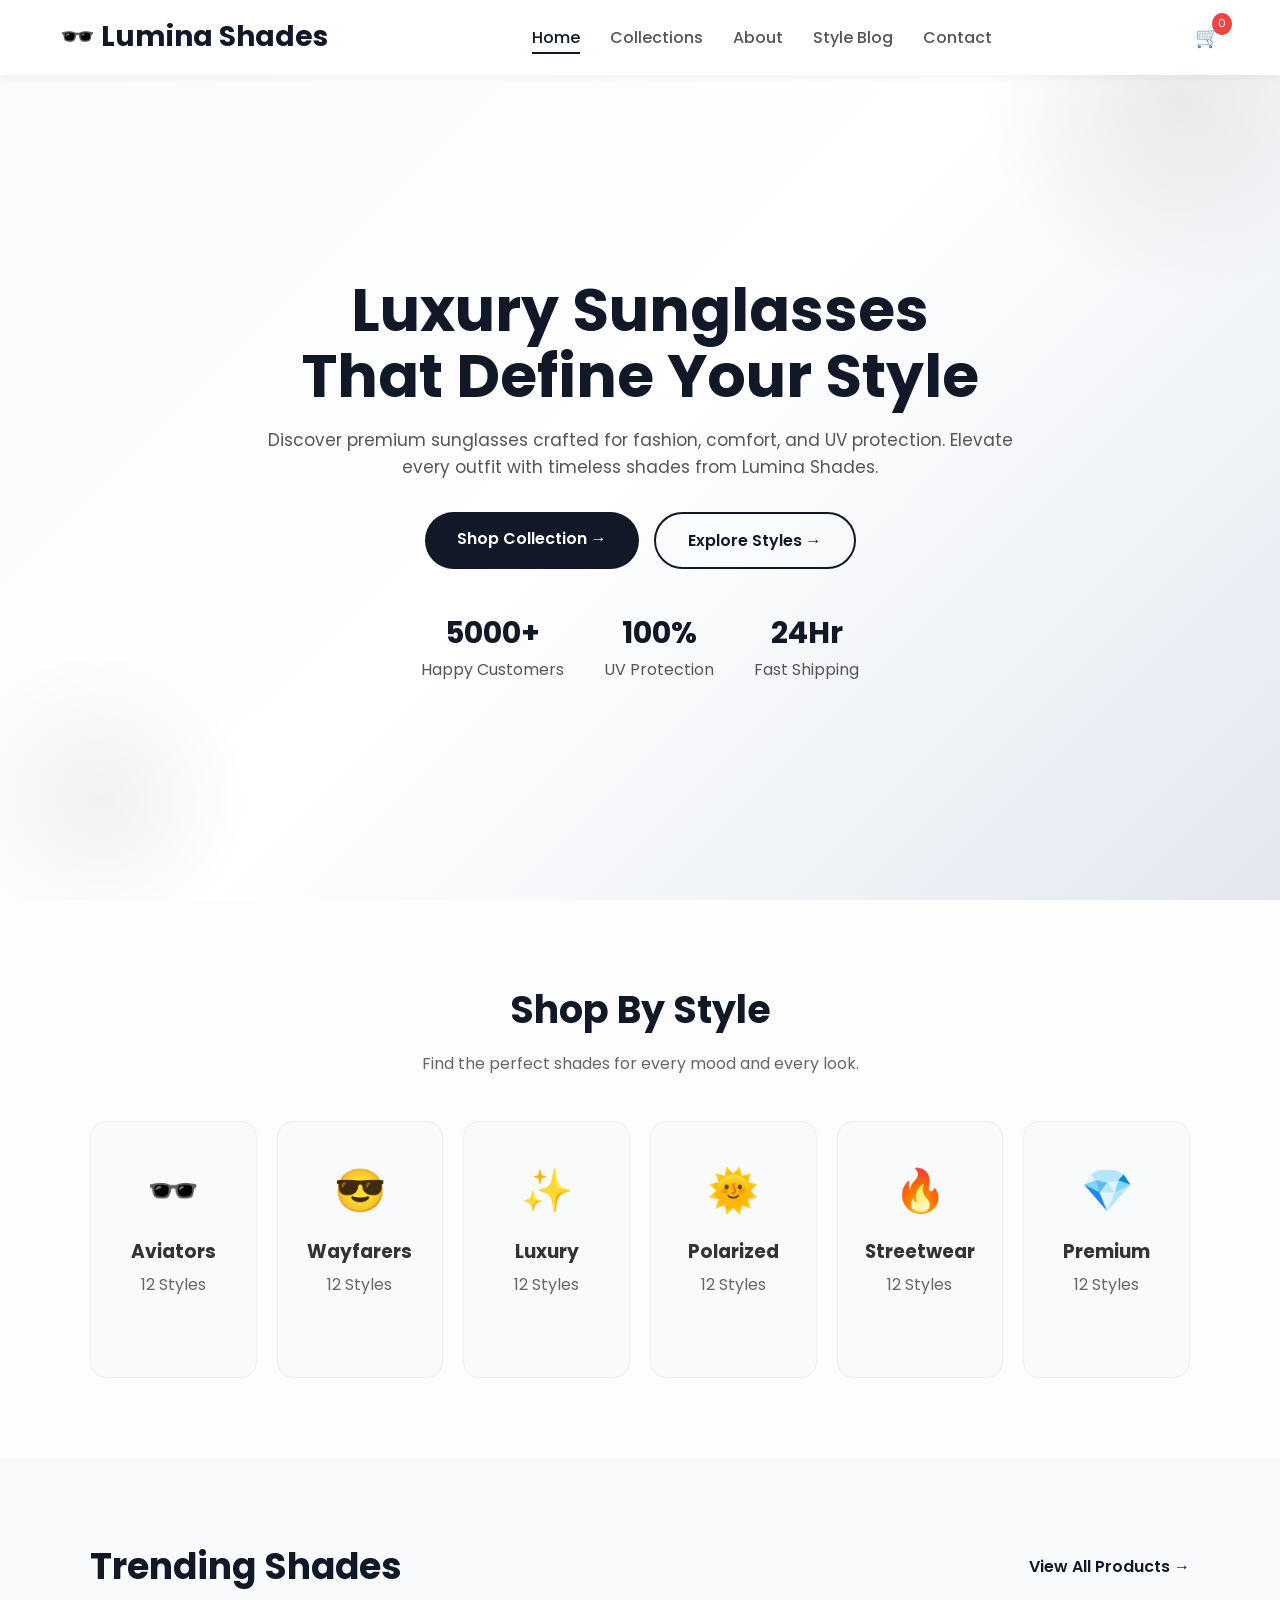
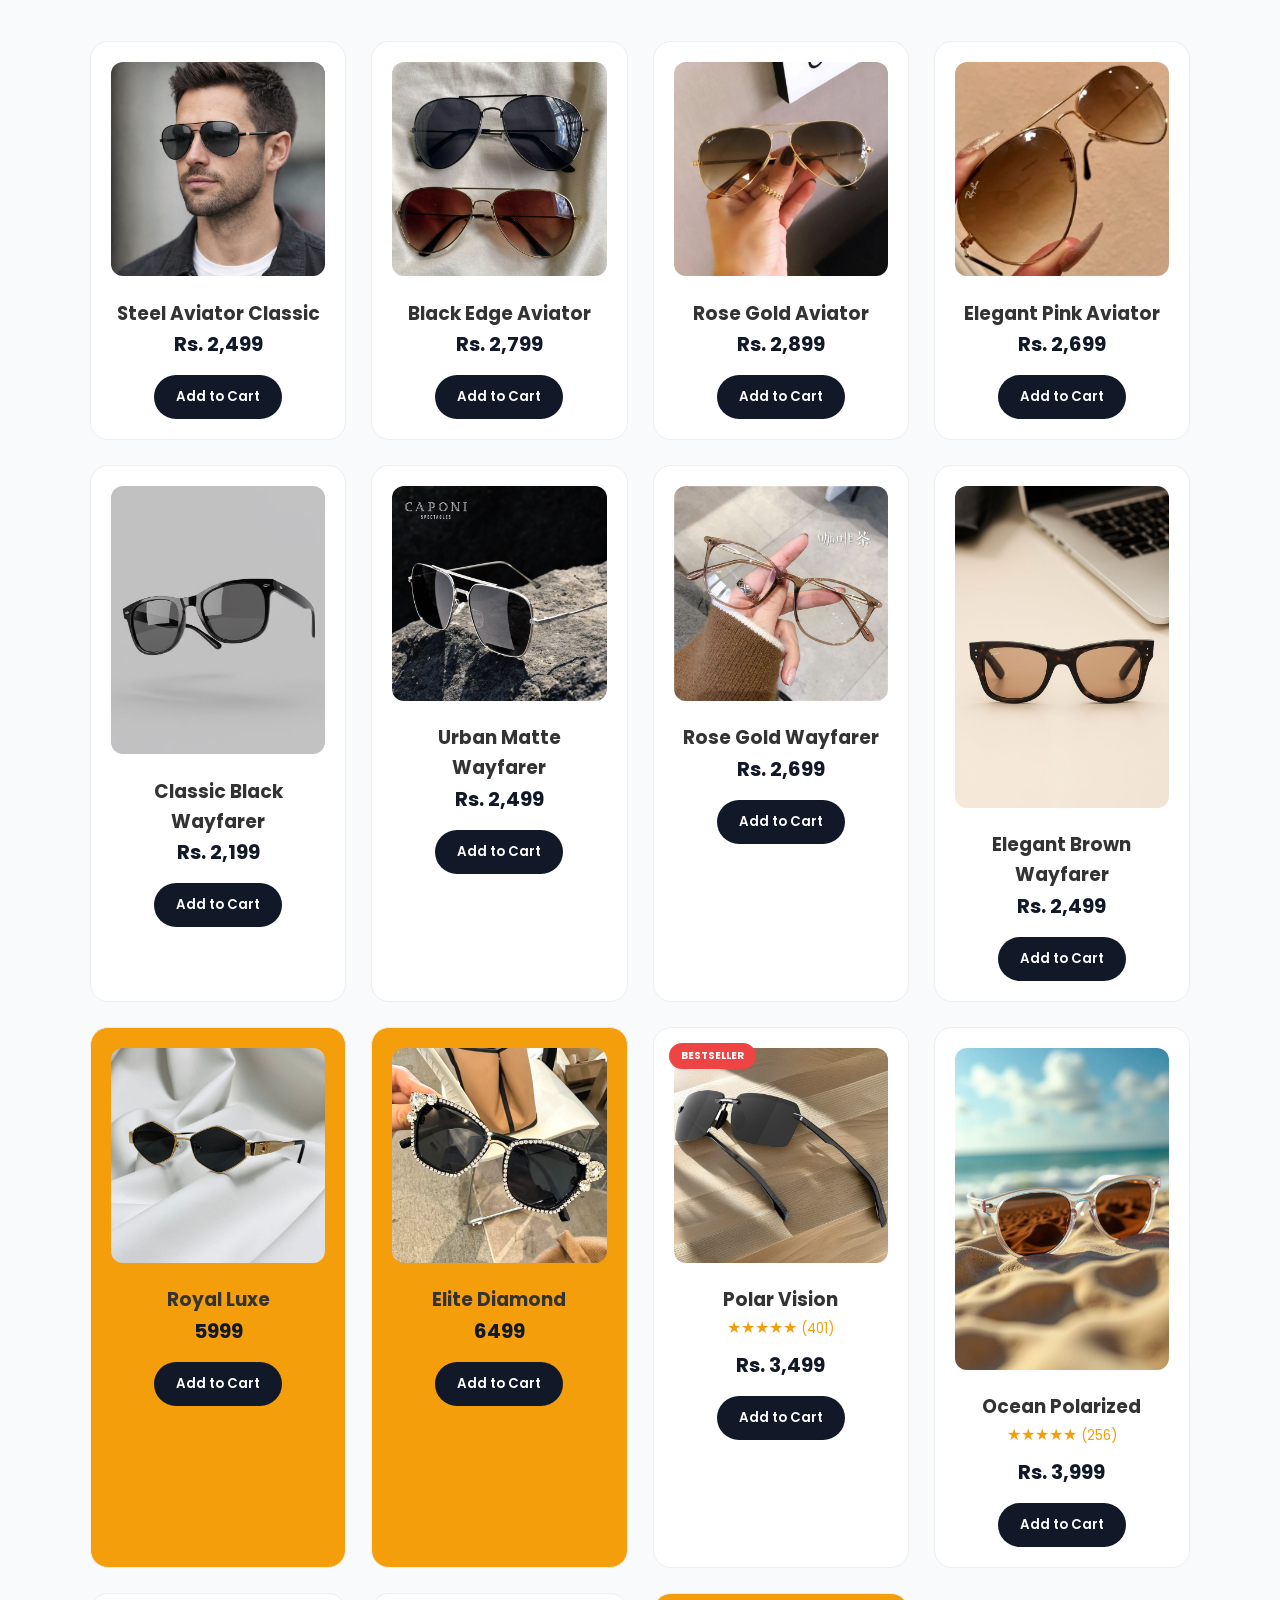
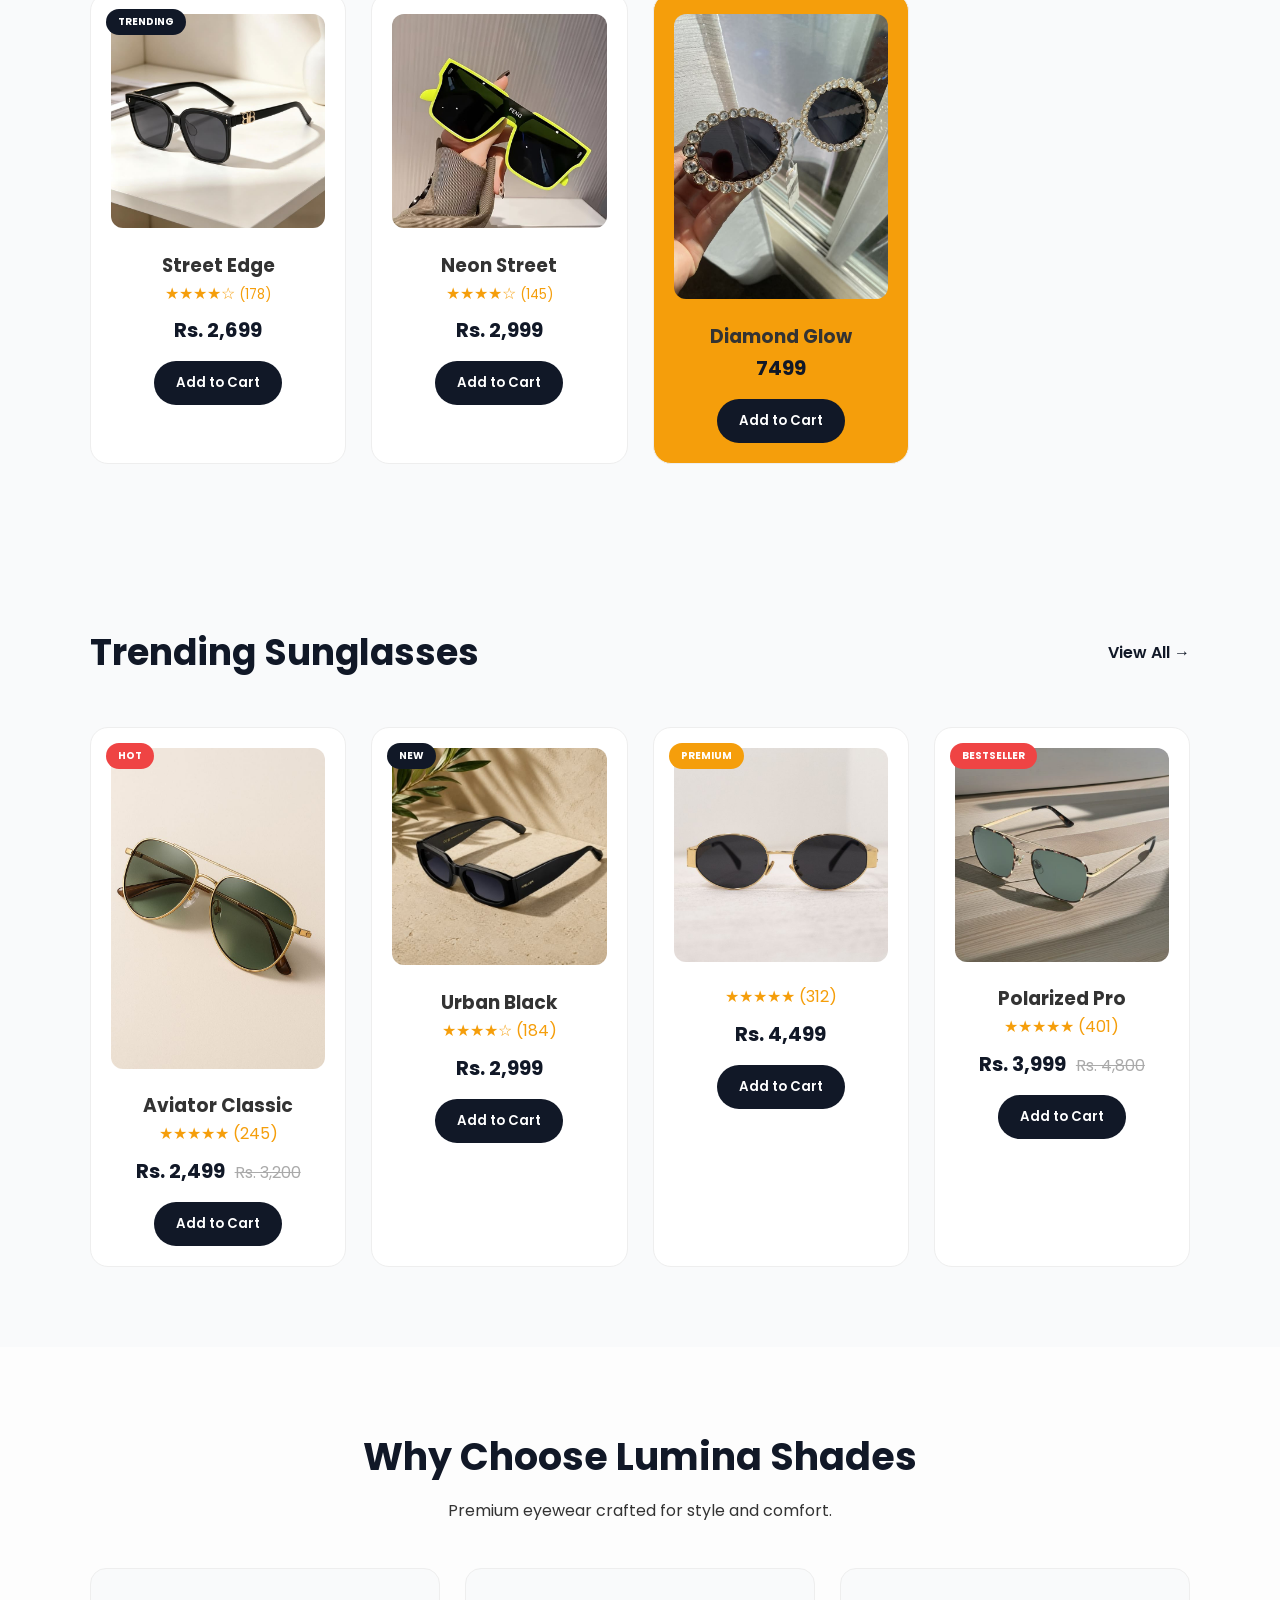
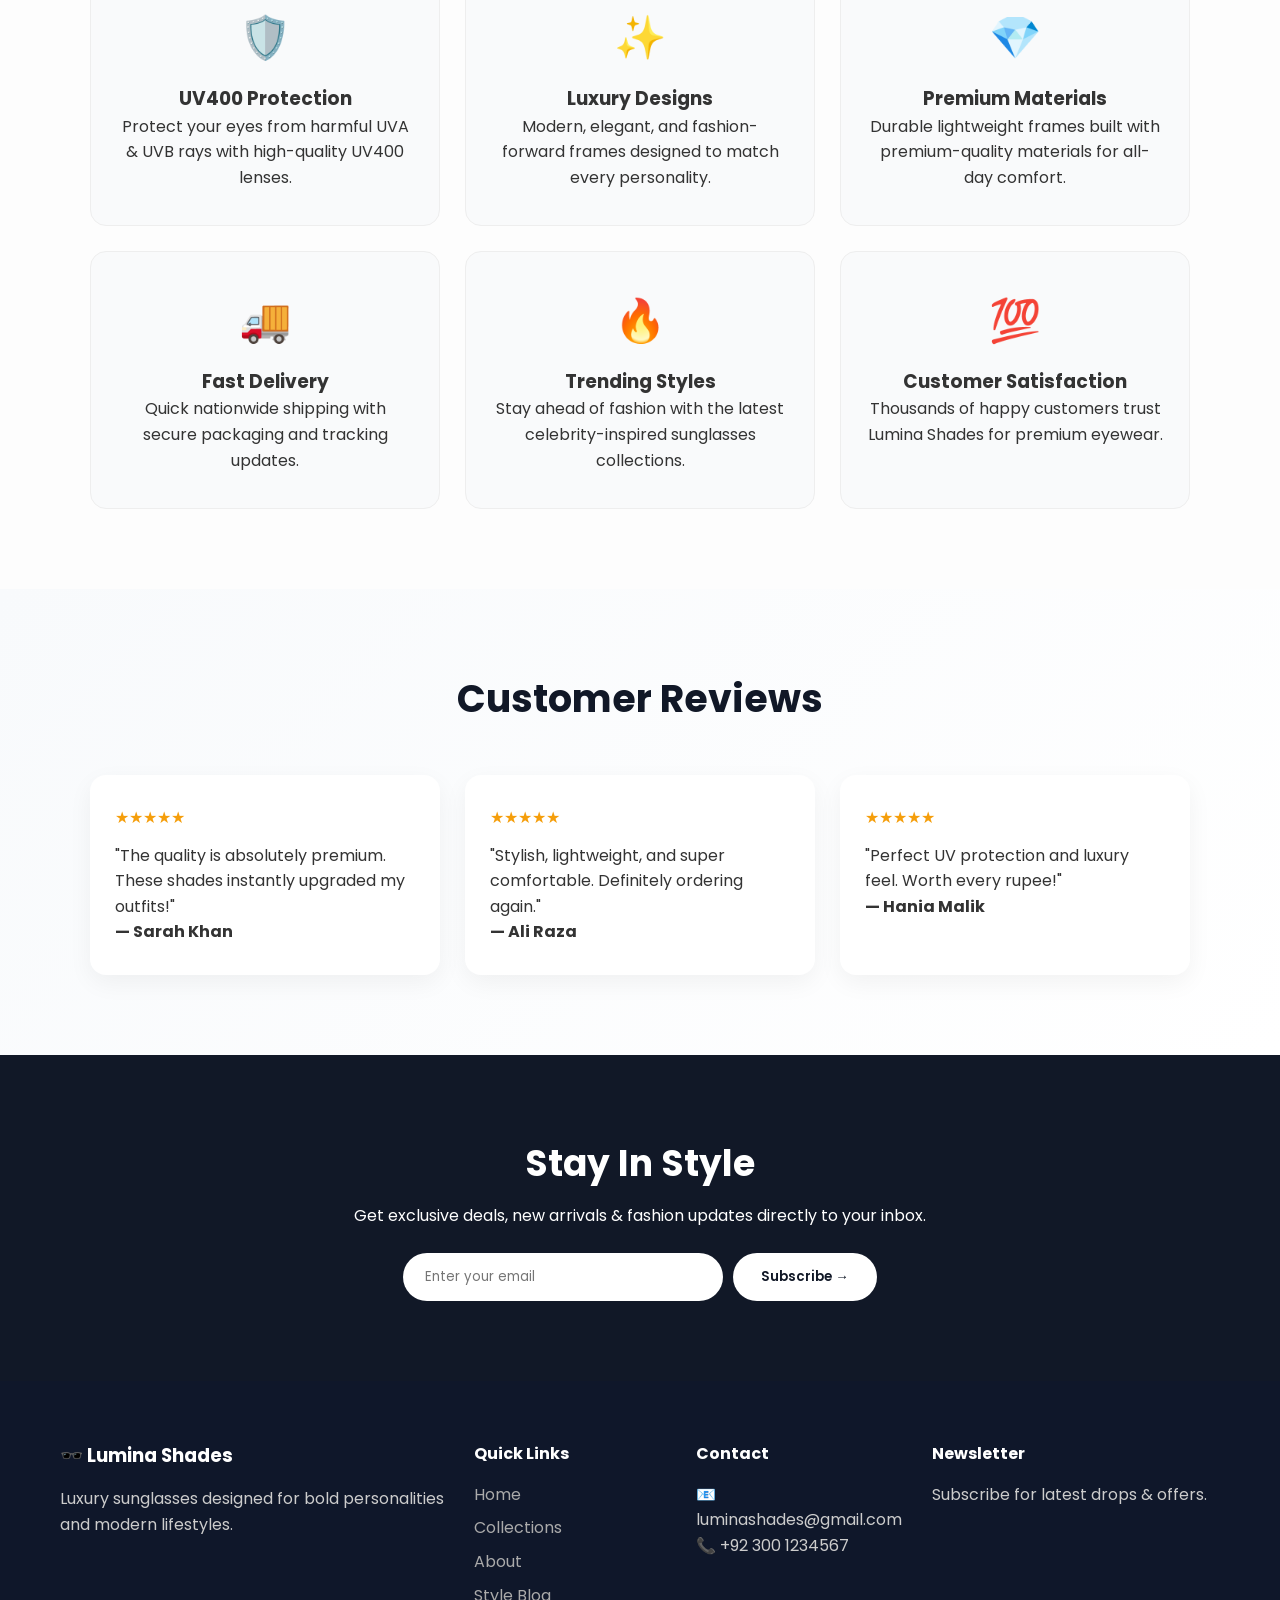
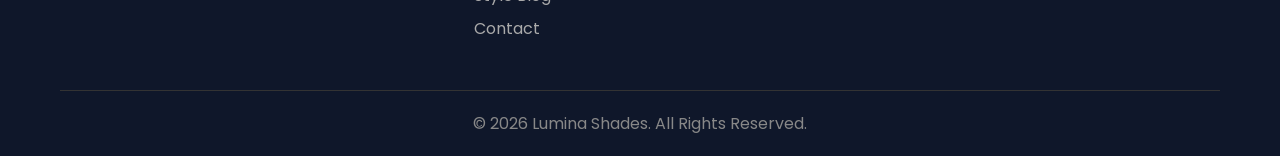
<file: index.html>
<!DOCTYPE html>
<html lang="en">
<head>
<meta charset="UTF-8">
<meta name="viewport" content="width=device-width, initial-scale=1.0">
<title>Lumina Shades - Premium Sunglasses Collection</title>

<link href="https://fonts.googleapis.com/css2?family=Poppins:wght@300;400;500;600;700&display=swap" rel="stylesheet">

<style>

*{
  margin:0;
  padding:0;
  box-sizing:border-box;
  font-family:'Poppins',sans-serif;
}

html{
  scroll-behavior:smooth;
}

body{
  background:#fdfdfd;
  color:#333;
  overflow-x:hidden;
  line-height:1.6;
}

/* ================= NAVBAR ================= */

.navbar{
  position:fixed;
  top:0;
  width:100%;
  z-index:1000;
  display:flex;
  justify-content:space-between;
  align-items:center;
  padding:15px 60px;
  background:rgba(255,255,255,0.95);
  backdrop-filter:blur(10px);
  box-shadow:0 2px 10px rgba(0,0,0,0.05);
}

.logo{
  font-size:28px;
  font-weight:700;
  color:#111827;
  cursor:pointer;
}

.nav-links{
  display:flex;
  gap:30px;
  list-style:none;
}

.nav-links a{
  text-decoration:none;
  color:#555;
  font-weight:500;
  position:relative;
  transition:0.3s;
}

.nav-links a::after{
  content:'';
  position:absolute;
  left:0;
  bottom:-5px;
  width:0;
  height:2px;
  background:#111827;
  transition:0.3s;
}

.nav-links a:hover::after,
.nav-links a.active::after{
  width:100%;
}

.nav-links a:hover,
.nav-links a.active{
  color:#111827;
}

.nav-icons{
  display:flex;
  align-items:center;
  gap:20px;
  font-size:20px;
}

.cart-icon{
  position:relative;
  cursor:pointer;
}

#cartCount{
  position:absolute;
  top:-8px;
  right:-12px;
  background:#ef4444;
  color:white;
  font-size:11px;
  padding:2px 6px;
  border-radius:50%;
}

.hamburger{
  display:none;
  cursor:pointer;
}

/* ================= HERO ================= */

.hero{
  min-height:100vh;
  display:flex;
  justify-content:center;
  align-items:center;
  text-align:center;
  padding:120px 20px 60px;
  background:linear-gradient(135deg,#f8fafc 0%,#ffffff 50%,#e2e8f0 100%);
  position:relative;
  overflow:hidden;
}

.hero::before{
  content:'';
  position:absolute;
  width:400px;
  height:400px;
  border-radius:50%;
  background:radial-gradient(circle, rgba(0,0,0,0.07) 0%, transparent 70%);
  top:-100px;
  right:-100px;
}

.hero::after{
  content:'';
  position:absolute;
  width:300px;
  height:300px;
  border-radius:50%;
  background:radial-gradient(circle, rgba(0,0,0,0.05) 0%, transparent 70%);
  bottom:-50px;
  left:-50px;
}

.hero-content{
  max-width:760px;
  z-index:1;
}

.hero h1{
  font-size:60px;
  color:#111827;
  line-height:1.1;
  margin-bottom:18px;
}

.hero p{
  font-size:17px;
  color:#555;
  margin-bottom:30px;
}

.hero-buttons{
  display:flex;
  justify-content:center;
  gap:15px;
  flex-wrap:wrap;
  margin-bottom:40px;
}

.btn{
  padding:14px 32px;
  border-radius:50px;
  text-decoration:none;
  font-weight:600;
  transition:0.3s;
}

.btn-primary{
  background:#111827;
  color:white;
}

.btn-primary:hover{
  transform:translateY(-3px);
  background:#000;
}

.btn-outline{
  border:2px solid #111827;
  color:#111827;
}

.btn-outline:hover{
  background:#111827;
  color:white;
}

.hero-stats{
  display:flex;
  justify-content:center;
  gap:40px;
  flex-wrap:wrap;
}

.stat{
  text-align:center;
  color:#555;
}

.stat-number{
  display:block;
  font-size:30px;
  font-weight:700;
  color:#111827;
}

/* ================= CATEGORIES ================= */

.categories{
  padding:80px 60px;
  text-align:center;
}

.categories h2{
  font-size:38px;
  color:#111827;
  margin-bottom:10px;
}

.categories p{
  color:#666;
  margin-bottom:45px;
}

.category-grid{
  display:grid;
  grid-template-columns:repeat(6,1fr);
  gap:20px;
  max-width:1100px;
  margin:auto;
}

.cat-card{
  background:#f8fafc;
  padding:35px 15px;
  border-radius:16px;
  transition:0.3s;
  cursor:pointer;
  border:1px solid #eee;
}

.cat-card:hover{
  transform:translateY(-10px);
  box-shadow:0 20px 40px rgba(0,0,0,0.08);
  background:white;
}

.cat-card span{
  font-size:42px;
  display:block;
  margin-bottom:12px;
}

.cat-card h3{
  margin-bottom:5px;
}

/* ================= PRODUCTS ================= */

.bestsellers{
  padding:80px 60px;
  background:#f9fafb;
}

.section-header{
  max-width:1100px;
  margin:0 auto 45px;
  display:flex;
  justify-content:space-between;
  align-items:center;
}

.section-header h2{
  font-size:36px;
  color:#111827;
}

.view-all{
  text-decoration:none;
  color:#111827;
  font-weight:600;
}

.product-grid{
  max-width:1100px;
  margin:auto;
  display:grid;
  grid-template-columns:repeat(4,1fr);
  gap:25px;
}

.product-card{
  background:white;
  border-radius:18px;
  padding:20px;
  text-align:center;
  position:relative;
  border:1px solid #eee;
  transition:0.3s;
}

.product-card:hover{
  transform:translateY(-10px);
  box-shadow:0 20px 40px rgba(0,0,0,0.1);
}

.product-card img{
  width:100%;
  border-radius:12px;
  margin-bottom:15px;
}

.badge{
  position:absolute;
  top:15px;
  left:15px;
  padding:5px 12px;
  border-radius:20px;
  font-size:10px;
  color:white;
  font-weight:700;
}

.bestseller{
  background:#ef4444;
}

.new{
  background:#111827;
}

.premium{
  background:#f59e0b;
}

.rating{
  color:#f59e0b;
  margin-bottom:8px;
}

.sale-price{
  color:#111827;
  font-size:20px;
  font-weight:700;
}

.original-price{
  color:#aaa;
  text-decoration:line-through;
  margin-left:6px;
}

.product-card button{
  margin-top:15px;
  padding:12px 22px;
  border:none;
  border-radius:50px;
  background:#111827;
  color:white;
  font-weight:600;
  cursor:pointer;
  transition:0.3s;
}

.product-card button:hover{
  background:black;
}

/* ================= FEATURES ================= */

.why-us{
  padding:80px 60px;
  text-align:center;
}

.why-us h2{
  font-size:38px;
  margin-bottom:10px;
  color:#111827;
}

.features-grid{
  max-width:1100px;
  margin:auto;
  display:grid;
  grid-template-columns:repeat(3,1fr);
  gap:25px;
  margin-top:45px;
}

.feature-card{
  background:#f9fafb;
  padding:35px 25px;
  border-radius:16px;
  border:1px solid #eee;
  transition:0.3s;
}

.feature-card:hover{
  transform:translateY(-8px);
  background:white;
  box-shadow:0 15px 30px rgba(0,0,0,0.08);
}

.feature-card span{
  font-size:42px;
  display:block;
  margin-bottom:12px;
}

/* ================= TESTIMONIALS ================= */

.testimonials{
  padding:80px 60px;
  background:linear-gradient(135deg,#f8fafc 0%,#ffffff 100%);
  text-align:center;
}

.testimonials h2{
  font-size:38px;
  margin-bottom:45px;
  color:#111827;
}

.testimonial-grid{
  display:grid;
  grid-template-columns:repeat(3,1fr);
  gap:25px;
  max-width:1100px;
  margin:auto;
}

.testimonial-card{
  background:white;
  padding:30px 25px;
  border-radius:16px;
  text-align:left;
  box-shadow:0 8px 25px rgba(0,0,0,0.05);
}

.stars{
  color:#f59e0b;
  margin-bottom:12px;
}

/* ================= NEWSLETTER ================= */

.newsletter{
  padding:80px 20px;
  text-align:center;
  background:#111827;
  color:white;
}

.newsletter h2{
  font-size:36px;
  margin-bottom:10px;
}

.newsletter p{
  margin-bottom:25px;
}

.newsletter-form{
  display:flex;
  justify-content:center;
  gap:10px;
  flex-wrap:wrap;
}

.newsletter-form input{
  padding:14px 22px;
  border:none;
  border-radius:50px;
  width:320px;
}

.newsletter-form button{
  padding:14px 28px;
  border:none;
  border-radius:50px;
  background:white;
  color:#111827;
  font-weight:600;
  cursor:pointer;
}

/* ================= FOOTER ================= */

footer{
  background:#0f172a;
  color:#ccc;
  padding:60px 60px 20px;
}

.footer-content{
  display:grid;
  grid-template-columns:2fr 1fr 1fr 1.5fr;
  gap:30px;
  max-width:1200px;
  margin:auto;
}

.footer-col h3,
.footer-col h4{
  color:white;
  margin-bottom:15px;
}

.footer-col ul{
  list-style:none;
}

.footer-col ul li{
  margin-bottom:8px;
}

.footer-col ul a{
  color:#aaa;
  text-decoration:none;
}

.footer-bottom{
  text-align:center;
  margin-top:40px;
  padding-top:20px;
  border-top:1px solid #333;
  color:#888;
}

/* ================= RESPONSIVE ================= */

@media(max-width:1024px){

  .category-grid{
    grid-template-columns:repeat(3,1fr);
  }

  .product-grid{
    grid-template-columns:repeat(2,1fr);
  }

  .features-grid{
    grid-template-columns:repeat(2,1fr);
  }

  .testimonial-grid{
    grid-template-columns:1fr;
  }

}

@media(max-width:768px){

  .navbar{
    padding:15px 20px;
  }

  .nav-links{
    display:none;
  }

  .hamburger{
    display:block;
  }

  .hero h1{
    font-size:42px;
  }

  .category-grid{
    grid-template-columns:repeat(2,1fr);
  }

  .product-grid{
    grid-template-columns:1fr;
  }

  .features-grid{
    grid-template-columns:1fr;
  }

  .footer-content{
    grid-template-columns:1fr;
  }

}

</style>
</head>

<body>

<header>
<div class="navbar">

<h2 class="logo">🕶️ Lumina Shades</h2>

<nav>
<ul class="nav-links">
<li><a href="index.html" class="active">Home</a></li>
<li><a href="products.html">Collections</a></li>
<li><a href="about.html">About</a></li>
<li><a href="blog.html">Style Blog</a></li>
<li><a href="contact.html">Contact</a></li>
</ul>
</nav>

<div class="nav-icons">
<div class="cart-icon">
🛒 <span id="cartCount">0</span>
</div>
<span class="hamburger">☰</span>
</div>

</div>
</header>

<!-- HERO -->

<section class="hero">

<div class="hero-content">

<h1>Luxury Sunglasses<br>That Define Your Style</h1>

<p>
Discover premium sunglasses crafted for fashion, comfort, and UV protection.
Elevate every outfit with timeless shades from Lumina Shades.
</p>

<div class="hero-buttons">
<a href="products.html" class="btn btn-primary">Shop Collection →</a>
<a href="products.html" class="btn btn-outline">Explore Styles →</a>
</div>

<div class="hero-stats">

<div class="stat">
<span class="stat-number">5000+</span>
Happy Customers
</div>

<div class="stat">
<span class="stat-number">100%</span>
UV Protection
</div>

<div class="stat">
<span class="stat-number">24Hr</span>
Fast Shipping
</div>

</div>

</div>

</section>

<!-- CATEGORIES -->

<!-- SHOP BY STYLE -->
<section class="categories">
  <h2>Shop By Style</h2>
  <p>Find the perfect shades for every mood and every look.</p>

  <div class="category-grid">

    <div class="cat-card" onclick="filterProducts('aviator'); scrollToProducts();">
      <span>🕶️</span>
      <h3>Aviators</h3>
      <p>12 Styles</p>
    </div>

    <div class="cat-card" onclick="filterProducts('wayfarer'); scrollToProducts();">
      <span>😎</span>
      <h3>Wayfarers</h3>
      <p>12 Styles</p>
    </div>

    <div class="cat-card" onclick="filterProducts('luxury'); scrollToProducts();">
      <span>✨</span>
      <h3>Luxury</h3>
      <p>12 Styles</p>
    </div>

    <div class="cat-card" onclick="filterProducts('polarized'); scrollToProducts();">
      <span>🌞</span>
      <h3>Polarized</h3>
      <p>12 Styles</p>
    </div>

    <div class="cat-card" onclick="filterProducts('streetwear'); scrollToProducts();">
      <span>🔥</span>
      <h3>Streetwear</h3>
      <p>12 Styles</p>
    </div>

    <div class="cat-card" onclick="filterProducts('premium'); scrollToProducts();">
      <span>💎</span>
      <h3>Premium</h3>
      <p>12 Styles</p>
    </div>

  </div>
</section>

<!-- PRODUCTS -->

<section class="bestsellers" id="productsSection">

  <div class="section-header">
    <h2>Trending Shades</h2>
    <a href="products.html" class="view-all">View All Products →</a>
  </div>

  <div class="product-grid">

   <!-- AVIATORS -->

<div class="product-card aviator men">
  <img src="images/aviators/men1.jpg" alt="Steel Aviator Classic">
  <h3>Steel Aviator Classic</h3>
  <p><span class="sale-price">Rs. 2,499</span></p>
  <button>Add to Cart</button>
</div>

<div class="product-card aviator men">
  <img src="images/aviators/men2.jpg" alt="Black Edge Aviator">
  <h3>Black Edge Aviator</h3>
  <p><span class="sale-price">Rs. 2,799</span></p>
  <button>Add to Cart</button>
</div>

<div class="product-card aviator women">
  <img src="images/aviators/women1.jpg" alt="Rose Gold Aviator">
  <h3>Rose Gold Aviator</h3>
  <p><span class="sale-price">Rs. 2,899</span></p>
  <button>Add to Cart</button>
</div>

<div class="product-card aviator women">
  <img src="images/aviators/women2.jpg" alt="Elegant Pink Aviator">
  <h3>Elegant Pink Aviator</h3>
  <p><span class="sale-price">Rs. 2,699</span></p>
  <button>Add to Cart</button>
</div>
    <!-- WAYFARERS -->

<div class="product-card wayfarer men">
  <img src="images/wayfarers/men/men1.jpg" alt="Classic Black Wayfarer">
  <h3>Classic Black Wayfarer</h3>
  <p><span class="sale-price">Rs. 2,199</span></p>
  <button>Add to Cart</button>
</div>

<div class="product-card wayfarer men">
  <img src="images/wayfarers/men/men2.jpg" alt="Urban Matte Wayfarer">
  <h3>Urban Matte Wayfarer</h3>
  <p><span class="sale-price">Rs. 2,499</span></p>
  <button>Add to Cart</button>
</div>

<div class="product-card wayfarer women">
  <img src="images/wayfarers/women/women1.jpg" alt="Rose Gold Wayfarer">
  <h3>Rose Gold Wayfarer</h3>
  <p><span class="sale-price">Rs. 2,699</span></p>
  <button>Add to Cart</button>
</div>

<div class="product-card wayfarer women">
  <img src="images/wayfarers/women/women2.jpg" alt="Elegant Brown Wayfarer">
  <h3>Elegant Brown Wayfarer</h3>
  <p><span class="sale-price">Rs. 2,499</span></p>
  <button>Add to Cart</button>
</div>

    <!-- LUXURY -->
    <div class="product-card luxury premium">
      <img src="images/royal-luxe.jpg" alt="">
      <h3>Royal Luxe</h3>
      <p><span class="sale-price">5999</span></p>
      <button>Add to Cart</button>
    </div>

    <div class="product-card luxury premium">
      <img src="images/elite-diamond.jpg" alt="">
      <h3>Elite Diamond</h3>
      <p><span class="sale-price">6499</span></p>
      <button>Add to Cart</button>
    </div>

   <!-- POLARIZED -->

<div class="product-card polarized">
  <span class="badge bestseller">BESTSELLER</span>
  <img src="images/polar-vision.jpg" alt="Polar Vision">
  <h3>Polar Vision</h3>
  <div class="rating">★★★★★ <small>(401)</small></div>
  <p><span class="sale-price">Rs. 3,499</span></p>
  <button>Add to Cart</button>
</div>

<div class="product-card polarized">
  <img src="images/polar-vision-ocean.jpg" alt="Ocean Polarized">
  <h3>Ocean Polarized</h3>
  <div class="rating">★★★★★ <small>(256)</small></div>
  <p><span class="sale-price">Rs. 3,999</span></p>
  <button>Add to Cart</button>
</div>

    <!-- STREETWEAR -->
   

<div class="product-card streetwear">
  <span class="badge new">TRENDING</span>
  <img src="images/streetwear-1.jpg" alt="Street Edge">
  <h3>Street Edge</h3>
  <div class="rating">★★★★☆ <small>(178)</small></div>
  <p><span class="sale-price">Rs. 2,699</span></p>
  <button>Add to Cart</button>
</div>

<div class="product-card streetwear">
  <img src="images/neon-street.jpg" alt="Neon Street">
  <h3>Neon Street</h3>
  <div class="rating">★★★★☆ <small>(145)</small></div>
  <p><span class="sale-price">Rs. 2,999</span></p>
  <button>Add to Cart</button>
</div>

    <!-- PREMIUM -->
    <div class="product-card premium">
      <img src="images/diamond-glow.jpg" alt="">
      <h3>Diamond Glow</h3>
      <p><span class="sale-price">7499</span></p>
      <button>Add to Cart</button>
    </div>

  </div>

</section>

<script>

function filterProducts(category) {

  let products = document.querySelectorAll('.product-card');

  products.forEach(product => {

    if(category === 'all') {
      product.style.display = 'block';
    }

    else {

      if(product.classList.contains(category)) {
        product.style.display = 'block';
      }

      else {
        product.style.display = 'none';
      }

    }

  });

}

function scrollToProducts() {

  document.getElementById('productsSection').scrollIntoView({
    behavior: 'smooth'
  });

}

</script>
<!-- PRODUCTS -->

<section class="bestsellers">

<div class="section-header">
<h2>Trending Sunglasses</h2>
<a href="products.html" class="view-all">View All →</a>
</div>

<div class="product-grid">

<div class="product-card">

<span class="badge bestseller">HOT</span>

<img src="images/aviator-classic.jpg" alt="Aviator Classic" loading="lazy">
<h3>Aviator Classic</h3>

<div class="rating">★★★★★ (245)</div>

<p>
<span class="sale-price">Rs. 2,499</span>
<span class="original-price">Rs. 3,200</span>
</p>

<button>Add to Cart</button>

</div>

<div class="product-card">

<span class="badge new">NEW</span>

<img src="images/urban-black.jpg" alt="Urban Black" loading="lazy">
<h3>Urban Black</h3>

<div class="rating">★★★★☆ (184)</div>

<p>
<span class="sale-price">Rs. 2,999</span>
</p>

<button>Add to Cart</button>

</div>

<div class="product-card">

<span class="badge premium">PREMIUM</span>

<img src="images/golden-frame-elite.jpg" alt="Golden Frame Elite" loading="lazy">

<div class="rating">★★★★★ (312)</div>

<p>
<span class="sale-price">Rs. 4,499</span>
</p>

<button>Add to Cart</button>

</div>

<div class="product-card">

<span class="badge bestseller">BESTSELLER</span>

<img src="images/polarized-pro.jpg" alt="Polarized Pro" loading="lazy">

<h3>Polarized Pro</h3>

<div class="rating">★★★★★ (401)</div>

<p>
<span class="sale-price">Rs. 3,999</span>
<span class="original-price">Rs. 4,800</span>
</p>

<button>Add to Cart</button>

</div>

</div>

</section>

<!-- WHY US -->

<section class="why-us">

<h2>Why Choose Lumina Shades</h2>

<p>Premium eyewear crafted for style and comfort.</p>

<div class="features-grid">

<div class="feature-card">
<span>🛡️</span>
<h3>UV400 Protection</h3>
<p>Protect your eyes from harmful UVA & UVB rays with high-quality UV400 lenses.</p>
</div>

<div class="feature-card">
<span>✨</span>
<h3>Luxury Designs</h3>
<p>Modern, elegant, and fashion-forward frames designed to match every personality.</p>
</div>

<div class="feature-card">
<span>💎</span>
<h3>Premium Materials</h3>
<p>Durable lightweight frames built with premium-quality materials for all-day comfort.</p>
</div>

<div class="feature-card">
<span>🚚</span>
<h3>Fast Delivery</h3>
<p>Quick nationwide shipping with secure packaging and tracking updates.</p>
</div>

<div class="feature-card">
<span>🔥</span>
<h3>Trending Styles</h3>
<p>Stay ahead of fashion with the latest celebrity-inspired sunglasses collections.</p>
</div>

<div class="feature-card">
<span>💯</span>
<h3>Customer Satisfaction</h3>
<p>Thousands of happy customers trust Lumina Shades for premium eyewear.</p>
</div>

</div>

</section>

<!-- TESTIMONIALS -->

<section class="testimonials">

<h2>Customer Reviews</h2>

<div class="testimonial-grid">

<div class="testimonial-card">
<div class="stars">★★★★★</div>
<p>
"The quality is absolutely premium. These shades instantly upgraded my outfits!"
</p>
<h4>— Sarah Khan</h4>
</div>

<div class="testimonial-card">
<div class="stars">★★★★★</div>
<p>
"Stylish, lightweight, and super comfortable. Definitely ordering again."
</p>
<h4>— Ali Raza</h4>
</div>

<div class="testimonial-card">
<div class="stars">★★★★★</div>
<p>
"Perfect UV protection and luxury feel. Worth every rupee!"
</p>
<h4>— Hania Malik</h4>
</div>

</div>

</section>

<!-- NEWSLETTER -->

<section class="newsletter">

<h2>Stay In Style</h2>

<p>Get exclusive deals, new arrivals & fashion updates directly to your inbox.</p>

<form class="newsletter-form">

<input type="email" placeholder="Enter your email">

<button type="submit">Subscribe →</button>

</form>

</section>

<!-- FOOTER -->

<footer>

<div class="footer-content">

<div class="footer-col">

<h3>🕶️ Lumina Shades</h3>

<p>
Luxury sunglasses designed for bold personalities and modern lifestyles.
</p>

</div>

<div class="footer-col">

<h4>Quick Links</h4>

<ul>
<li><a href="index.html">Home</a></li>
<li><a href="products.html">Collections</a></li>
<li><a href="about.html">About</a></li>
<li><a href="blog.html">Style Blog</a></li>
<li><a href="contact.html">Contact</a></li>
</ul>

</div>

<div class="footer-col">

<h4>Contact</h4>

<p>📧 luminashades@gmail.com</p>
<p>📞 +92 300 1234567</p>

</div>

<div class="footer-col">

<h4>Newsletter</h4>

<p>Subscribe for latest drops & offers.</p>

</div>

</div>

<div class="footer-bottom">
© 2026 Lumina Shades. All Rights Reserved.
</div>

</footer>

</body>
</html>
</file>
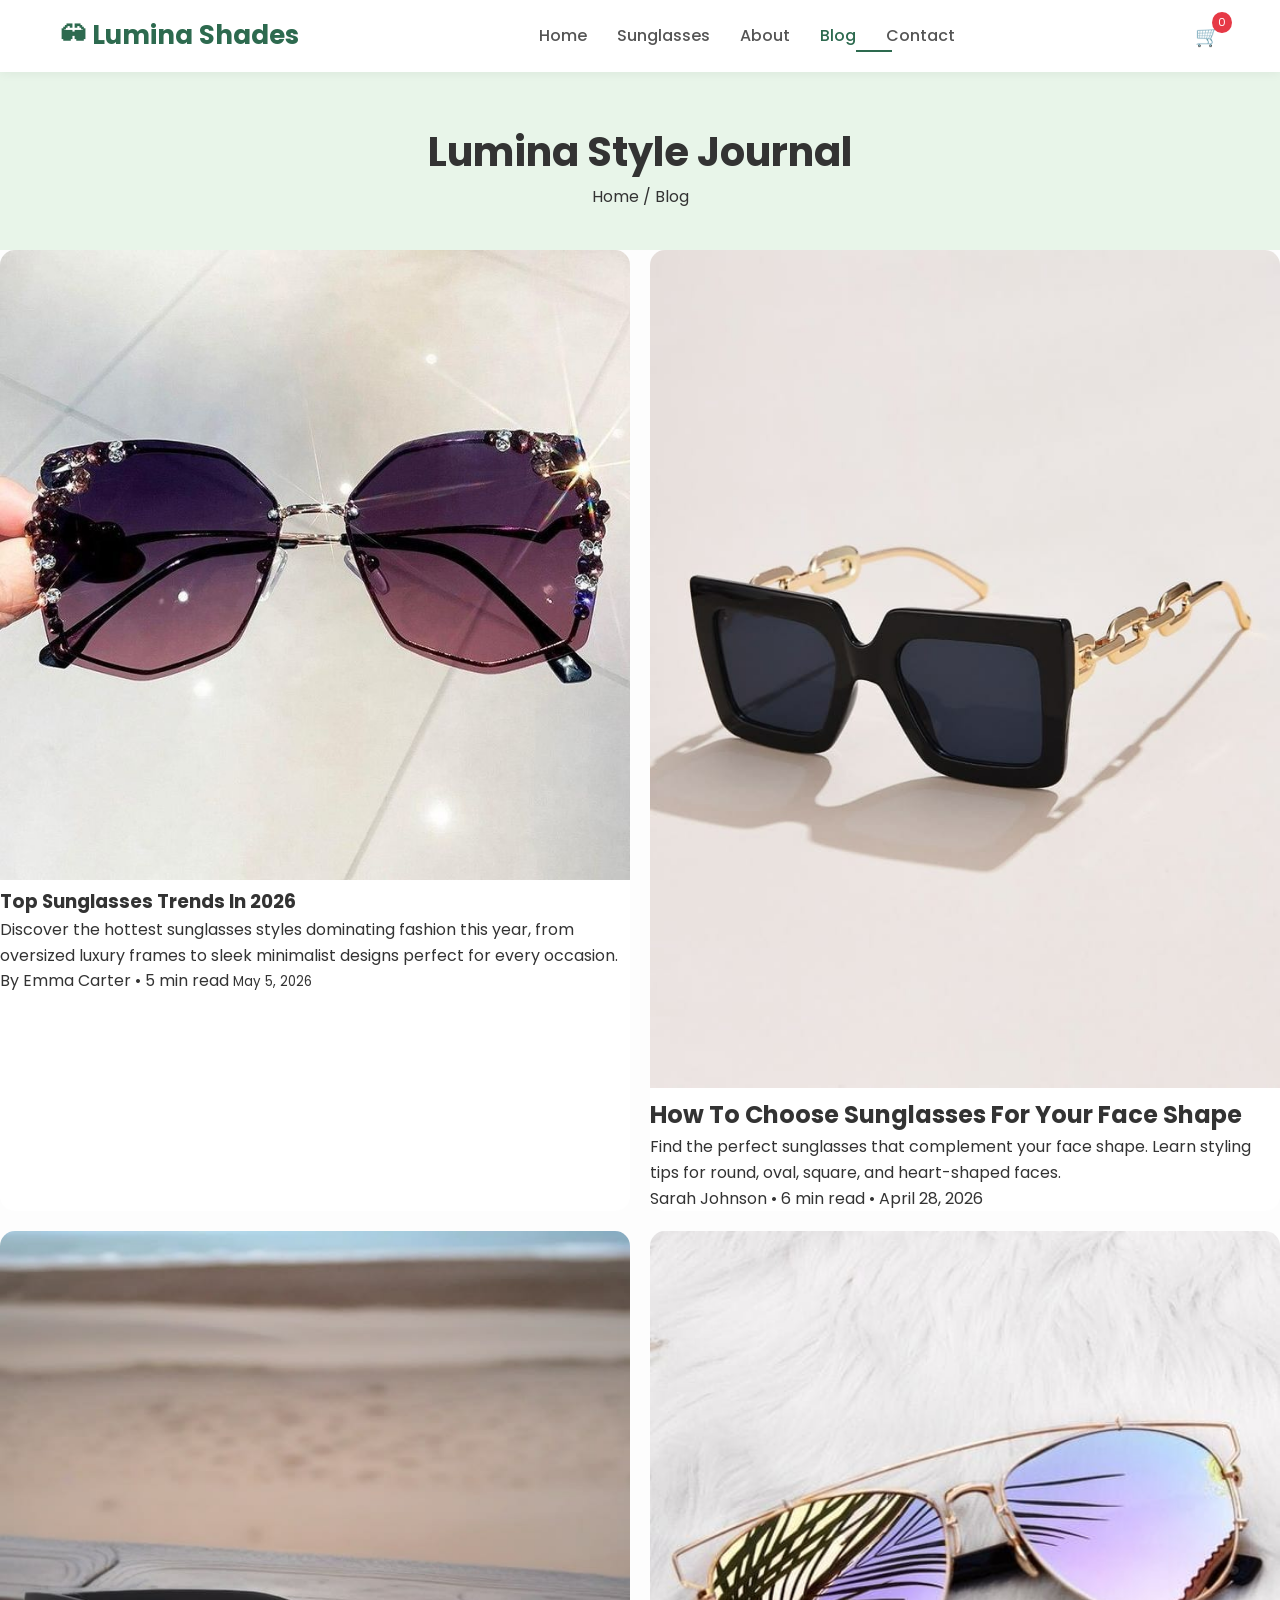
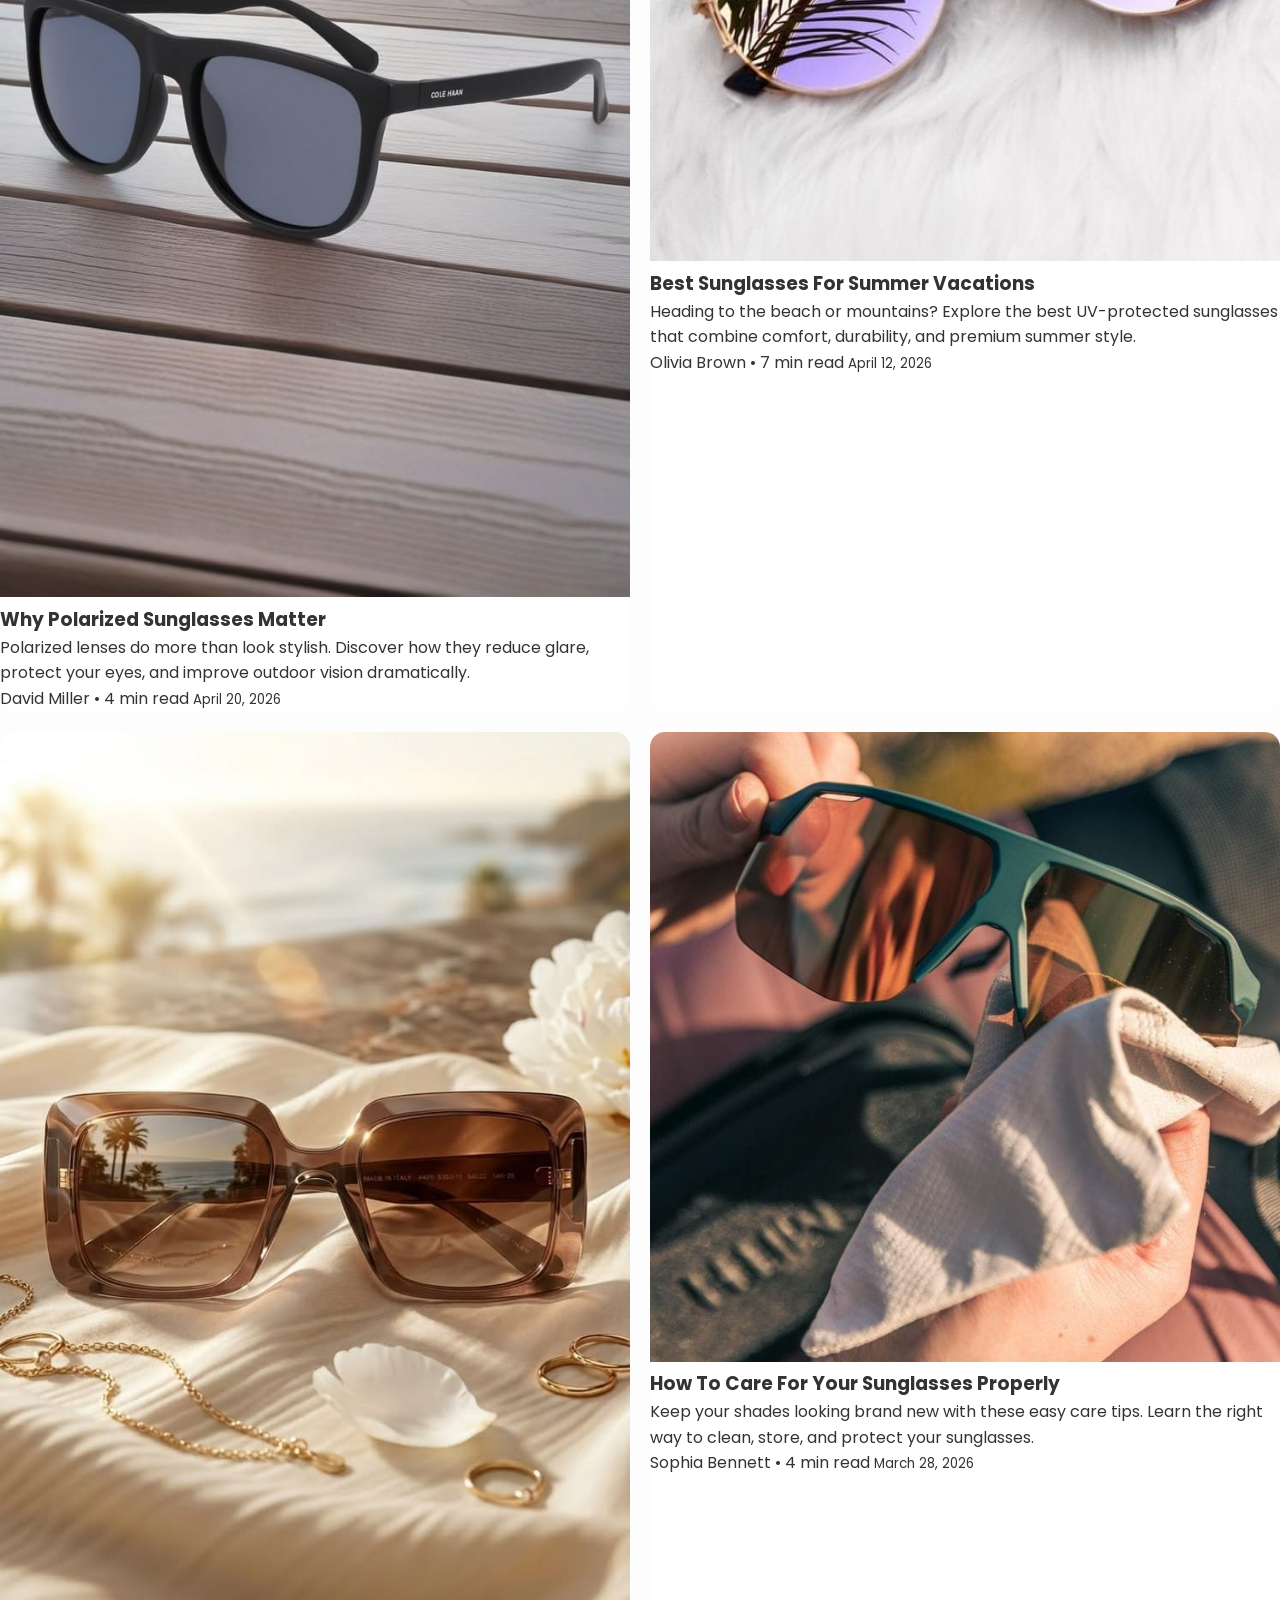
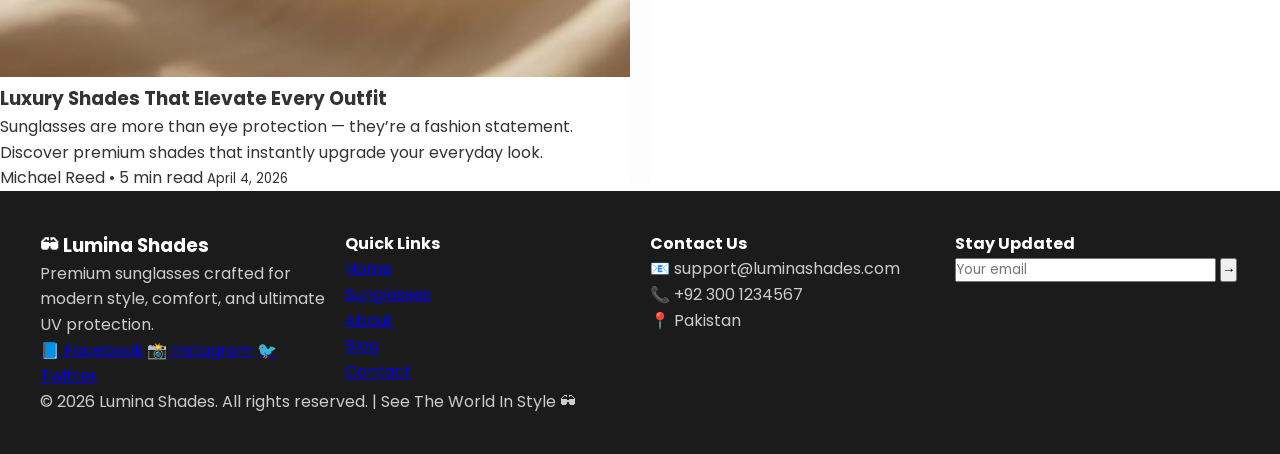
<file: blog.html>
<!DOCTYPE html>
<html lang="en">
<head>
<meta charset="UTF-8">
<meta name="viewport" content="width=device-width, initial-scale=1.0">
<title>Blog - Lumina Shades</title>

<link rel="stylesheet" href="style.css">

<link href="https://fonts.googleapis.com/css2?family=Poppins:wght@300;400;500;600;700&display=swap" rel="stylesheet">



</head>

<body>

<!-- HEADER -->
<header>
<div class="navbar">

  <h2 class="logo">🕶 Lumina Shades</h2>

  <nav>
    <ul class="nav-links">
      <li><a href="index.html">Home</a></li>
      <li><a href="products.html">Sunglasses</a></li>
      <li><a href="about.html">About</a></li>
      <li><a href="blog.html" class="active">Blog</a></li>
      <li><a href="contact.html">Contact</a></li>
    </ul>
  </nav>

  <div class="nav-icons">
    <div class="cart-icon">🛒 <span id="cartCount">0</span></div>
    <span class="hamburger">☰</span>
  </div>

</div>
</header>

<!-- PAGE HEADER -->
<section class="page-header">
  <h1>Lumina Style Journal</h1>
  <p>Home / Blog</p>
</section>

<!-- BLOG SECTION -->
<section class="blog-page">

<div class="blog-grid-full">

  <!-- BLOG 1 -->
<div class="blog-card">

  <img
    src="images/crystal-vision-blog.jpg"
    alt="Sunglasses Fashion"
    class="blog-image"
  >

  <div class="blog-card-content">
    <h3>Top Sunglasses Trends In 2026</h3>

    <p>
      Discover the hottest sunglasses styles dominating fashion this year,
      from oversized luxury frames to sleek minimalist designs perfect
      for every occasion.
    </p>

    <span>By Emma Carter • 5 min read</span>
    <small>May 5, 2026</small>
  </div>
</div>

  <!-- BLOG 2 -->
<div class="blog-card">

  <img
    src="images/face-shape-guide.jpg"
    alt="Lumina Shades Sunglasses"
    class="blog-image"
  >

  <div class="blog-content">
      <h2>How To Choose Sunglasses For Your Face Shape</h2>

      <p>
          Find the perfect sunglasses that complement your face shape.
          Learn styling tips for round, oval, square, and heart-shaped faces.
      </p>

      <span>Sarah Johnson • 6 min read • April 28, 2026</span>
  </div>

</div>

  <!-- BLOG 3 -->
<div class="blog-card">

  <img
    src="images/polarized-matter.jpg"
    alt="Luxury Shades"
    class="blog-image"
  >

  <div class="blog-card-content">
    <h3>Why Polarized Sunglasses Matter</h3>

    <p>
      Polarized lenses do more than look stylish.
      Discover how they reduce glare, protect your eyes,
      and improve outdoor vision dramatically.
    </p>

    <span>David Miller • 4 min read</span>
    <small>April 20, 2026</small>
  </div>

</div>

  <!-- BLOG 4 -->
<div class="blog-card">

  <img
    src="images/summer-vacation-shades.jpg"
    alt="Summer Fashion"
    class="blog-image"
  >

  <div class="blog-card-content">
    <h3>Best Sunglasses For Summer Vacations</h3>

    <p>
      Heading to the beach or mountains?
      Explore the best UV-protected sunglasses that combine comfort,
      durability, and premium summer style.
    </p>

    <span>Olivia Brown • 7 min read</span>
    <small>April 12, 2026</small>
  </div>

</div>

 <!-- BLOG 5 -->
<div class="blog-card">

  <img
    src="images/luxury-shades.jpg"
    alt="Fashion Accessories"
    class="blog-image"
  >

  <div class="blog-card-content">
    <h3>Luxury Shades That Elevate Every Outfit</h3>

    <p>
      Sunglasses are more than eye protection —
      they’re a fashion statement. Discover premium shades
      that instantly upgrade your everyday look.
    </p>

    <span>Michael Reed • 5 min read</span>
    <small>April 4, 2026</small>
  </div>

</div>

 <!-- BLOG 6 -->
<div class="blog-card">

  <img
    src="images/sunglasses-care.jpg"
    alt="Stylish Sunglasses"
    class="blog-image"
  >

  <div class="blog-card-content">
    <h3>How To Care For Your Sunglasses Properly</h3>

    <p>
      Keep your shades looking brand new with these easy care tips.
      Learn the right way to clean, store, and protect your sunglasses.
    </p>

    <span>Sophia Bennett • 4 min read</span>
    <small>March 28, 2026</small>
  </div>

</div>
</div>

</section>

<!-- FOOTER -->
<footer>

<div class="footer-content">

  <div class="footer-col">
    <h3>🕶 Lumina Shades</h3>

    <p>
      Premium sunglasses crafted for modern style,
      comfort, and ultimate UV protection.
    </p>

    <div class="social-links">
      <a href="#">📘 Facebook</a>
      <a href="#">📸 Instagram</a>
      <a href="#">🐦 Twitter</a>
    </div>
  </div>

  <div class="footer-col">
    <h4>Quick Links</h4>

    <ul style="list-style:none;">
      <li><a href="index.html">Home</a></li>
      <li><a href="products.html">Sunglasses</a></li>
      <li><a href="about.html">About</a></li>
      <li><a href="blog.html">Blog</a></li>
      <li><a href="contact.html">Contact</a></li>
    </ul>
  </div>

  <div class="footer-col">
    <h4>Contact Us</h4>

    <p>📧 support@luminashades.com</p>
    <p>📞 +92 300 1234567</p>
    <p>📍 Pakistan</p>
  </div>

  <div class="footer-col">
    <h4>Stay Updated</h4>

    <form class="footer-newsletter">
      <input type="email" placeholder="Your email" required>
      <button type="submit">→</button>
    </form>
  </div>

</div>

<div class="footer-bottom">
  <p>© 2026 Lumina Shades. All rights reserved. | See The World In Style 🕶</p>
</div>

</footer>

<script>
function toggleMenu(){
  document.querySelector(".nav-links").classList.toggle("show");
}
</script>

</body>
</html>
</file>
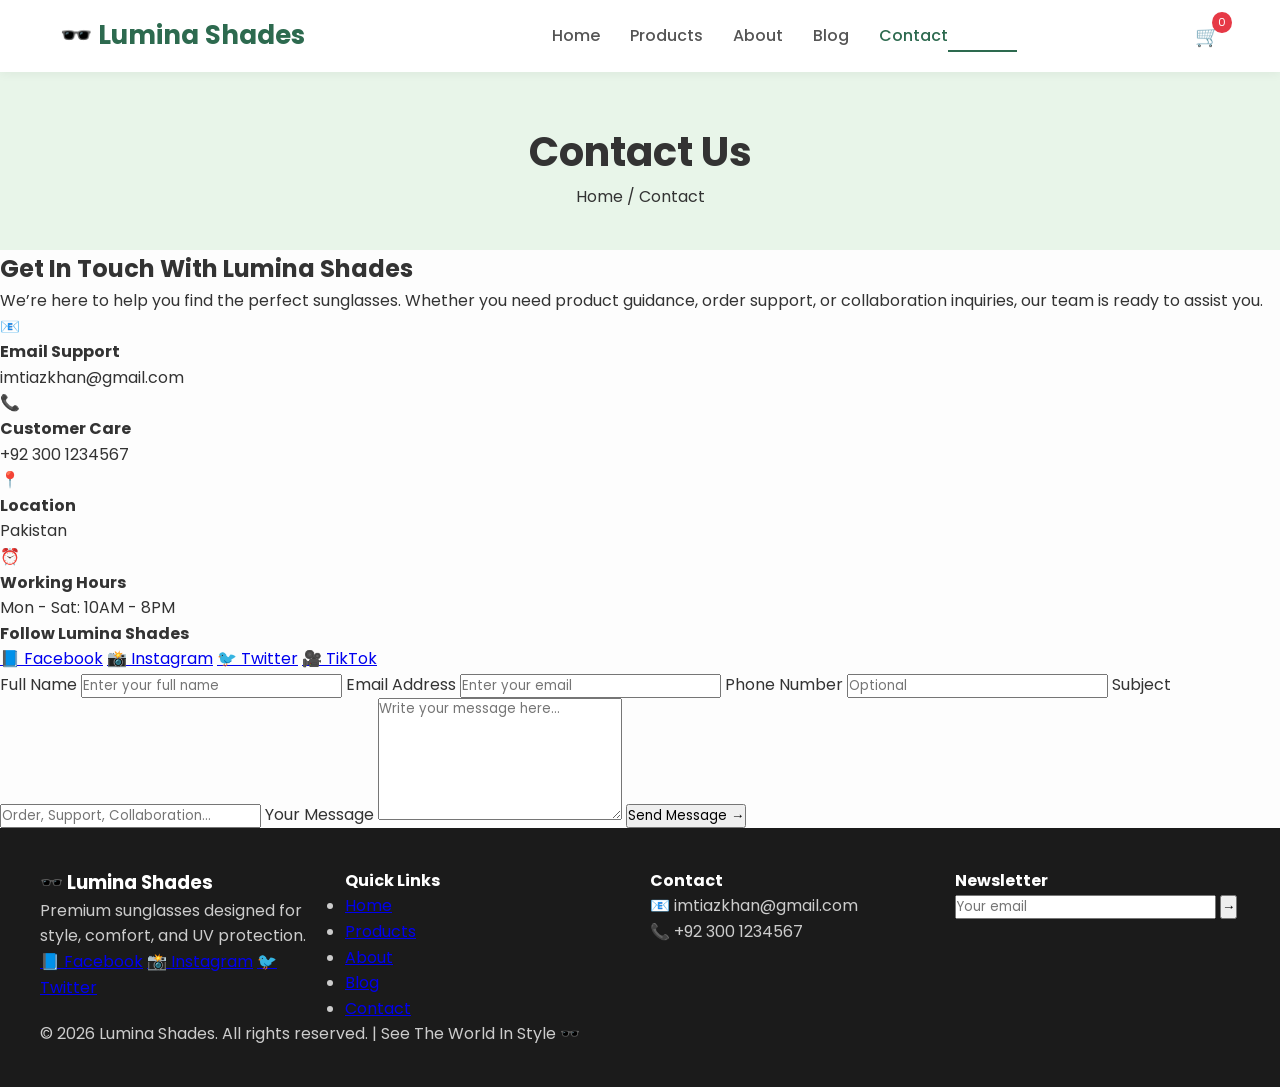
<file: contact.html>
<!DOCTYPE html>
<html lang="en">
<head>
<meta charset="UTF-8">
<meta name="viewport" content="width=device-width, initial-scale=1.0">

<title>Contact - Lumina Shades</title>

<link rel="stylesheet" href="style.css">
<link href="https://fonts.googleapis.com/css2?family=Poppins:wght@300;400;500;600;700&display=swap" rel="stylesheet">
</head>

<body>

<!-- HEADER -->
<header>
<div class="navbar">

  <h2 class="logo">🕶️ Lumina Shades</h2>

  <nav>
    <ul class="nav-links">
      <li><a href="index.html">Home</a></li>
      <li><a href="products.html">Products</a></li>
      <li><a href="about.html">About</a></li>
      <li><a href="blog.html">Blog</a></li>
      <li><a href="contact.html" class="active">Contact</a></li>
    </ul>
  </nav>

  <div class="nav-icons">
    <div class="cart-icon" onclick="showCart()">🛒 <span id="cartCount">0</span></div>
    <span class="hamburger" onclick="toggleMenu()">☰</span>
  </div>

</div>
</header>

<!-- CART -->
<div class="cart-sidebar" id="cartSidebar">
  <div class="cart-header">
    <h3>Your Cart 🛒</h3>
    <span onclick="closeCart()" style="cursor:pointer;font-size:22px;">✕</span>
  </div>

  <div class="cart-items" id="cartItems">
    <p style="color:#aaa;text-align:center;margin-top:40px;">Your cart is empty</p>
  </div>

  <div class="cart-total" id="cartTotal" style="display:none;">
    <strong>Total: Rs. <span id="totalPrice">0</span></strong>
    <button onclick="checkout()">Checkout</button>
  </div>
</div>

<div class="overlay" id="overlay" onclick="closeCart()"></div>

<!-- PAGE HEADER -->
<section class="page-header">
  <h1>Contact Us</h1>
  <p>Home / Contact</p>
</section>

<!-- CONTACT SECTION -->
<section class="contact-page">

  <div class="contact-container">

    <!-- LEFT INFO -->
    <div class="contact-info">

      <h2>Get In Touch With Lumina Shades</h2>

      <p>
        We’re here to help you find the perfect sunglasses.
        Whether you need product guidance, order support, or collaboration inquiries,
        our team is ready to assist you.
      </p>

      <div class="contact-details">

        <div class="contact-item">
          <span>📧</span>
          <div>
            <h4>Email Support</h4>
            <p>imtiazkhan@gmail.com</p>
          </div>
        </div>

        <div class="contact-item">
          <span>📞</span>
          <div>
            <h4>Customer Care</h4>
            <p>+92 300 1234567</p>
          </div>
        </div>

        <div class="contact-item">
          <span>📍</span>
          <div>
            <h4>Location</h4>
            <p>Pakistan</p>
          </div>
        </div>

        <div class="contact-item">
          <span>⏰</span>
          <div>
            <h4>Working Hours</h4>
            <p>Mon - Sat: 10AM - 8PM</p>
          </div>
        </div>

      </div>

      <div class="social-links-contact">
        <h4>Follow Lumina Shades</h4>
        <a href="#">📘 Facebook</a>
        <a href="#">📸 Instagram</a>
        <a href="#">🐦 Twitter</a>
        <a href="#">🎥 TikTok</a>
      </div>

    </div>

    <!-- RIGHT FORM -->
    <div class="contact-form">

      <form onsubmit="sendMessage(event)">

        <label>Full Name</label>
        <input type="text" placeholder="Enter your full name" required>

        <label>Email Address</label>
        <input type="email" placeholder="Enter your email" required>

        <label>Phone Number</label>
        <input type="tel" placeholder="Optional">

        <label>Subject</label>
        <input type="text" placeholder="Order, Support, Collaboration...">

        <label>Your Message</label>
        <textarea rows="6" placeholder="Write your message here..." required></textarea>

        <button type="submit" class="btn btn-primary">Send Message →</button>

      </form>

    </div>

  </div>

</section>

<!-- FOOTER -->
<footer>

  <div class="footer-content">

    <div class="footer-col">
      <h3>🕶️ Lumina Shades</h3>
      <p>Premium sunglasses designed for style, comfort, and UV protection.</p>

      <div class="social-links">
        <a href="#">📘 Facebook</a>
        <a href="#">📸 Instagram</a>
        <a href="#">🐦 Twitter</a>
      </div>
    </div>

    <div class="footer-col">
      <h4>Quick Links</h4>
      <ul>
        <li><a href="index.html">Home</a></li>
        <li><a href="products.html">Products</a></li>
        <li><a href="about.html">About</a></li>
        <li><a href="blog.html">Blog</a></li>
        <li><a href="contact.html">Contact</a></li>
      </ul>
    </div>

    <div class="footer-col">
      <h4>Contact</h4>
      <p>📧 imtiazkhan@gmail.com</p>
      <p>📞 +92 300 1234567</p>
    </div>

    <div class="footer-col">
      <h4>Newsletter</h4>
      <form class="footer-newsletter">
        <input type="email" placeholder="Your email" required>
        <button type="submit">→</button>
      </form>
    </div>

  </div>

  <div class="footer-bottom">
    <p>© 2026 Lumina Shades. All rights reserved. | See The World In Style 🕶️</p>
  </div>

</footer>

<script src="script.js"></script>

</body>
</html>
</file>
<file: style.css>
* {
  margin: 0;
  padding: 0;
  box-sizing: border-box;
  font-family: 'Poppins', sans-serif;
}

html { scroll-behavior: smooth; }

body {
  background: #fdfdfd;
  color: #333;
  line-height: 1.6;
  overflow-x: hidden;
}

/* NAVBAR */
.navbar {
  display: flex;
  justify-content: space-between;
  align-items: center;
  padding: 15px 60px;
  background: rgba(255,255,255,0.97);
  position: fixed;
  width: 100%;
  top: 0;
  z-index: 1000;
  box-shadow: 0 2px 10px rgba(0,0,0,0.05);
  backdrop-filter: blur(10px);
}

.logo {
  font-size: 26px;
  font-weight: 700;
  color: #2d6a4f;
}

.nav-links {
  display: flex;
  gap: 30px;
  list-style: none;
}

.nav-links a {
  text-decoration: none;
  color: #555;
  font-weight: 500;
  position: relative;
}

.nav-links a::after {
  content: '';
  position: absolute;
  bottom: -5px;
  width: 0;
  height: 2px;
  background: #2d6a4f;
  transition: 0.3s;
}

.nav-links a:hover::after,
.nav-links a.active::after { width: 100%; }

.nav-links a.active { color: #2d6a4f; }

.nav-icons {
  display: flex;
  gap: 20px;
  font-size: 20px;
}

.cart-icon { position: relative; cursor: pointer; }

#cartCount {
  position: absolute;
  top: -8px;
  right: -12px;
  background: #e63946;
  color: white;
  font-size: 11px;
  padding: 2px 6px;
  border-radius: 50%;
}

.hamburger { display: none; }

/* CART */
.cart-sidebar {
  position: fixed;
  right: -400px;
  top: 0;
  width: 350px;
  height: 100vh;
  background: white;
  transition: 0.3s;
}

.cart-sidebar.open { right: 0; }

.overlay {
  display: none;
  position: fixed;
  background: rgba(0,0,0,0.5);
  width: 100%;
  height: 100%;
}

.overlay.show { display: block; }

/* HEADER */
.page-header {
  padding: 120px 20px 40px;
  text-align: center;
  background: #e8f5e9;
}

.page-header h1 { font-size: 40px; }

/* PRODUCTS */
.products-page {
  display: flex;
  gap: 20px;
  padding: 60px;
}

.sidebar { width: 250px; }

.filter-btn {
  width: 100%;
  padding: 10px;
  background: #f5f5f5;
  border: none;
  margin-bottom: 5px;
  cursor: pointer;
}

.filter-btn.active,
.filter-btn:hover {
  background: #2d6a4f;
  color: white;
}

.products-grid {
  flex: 1;
  display: grid;
  grid-template-columns: repeat(3,1fr);
  gap: 20px;
}

/* PRODUCT CARD */
.product-card {
  background: white;
  padding: 20px;
  border-radius: 15px;
  text-align: center;
  border: 1px solid #eee;
}

.product-card img {
  width: 100%;
  border-radius: 10px;
}

.product-card h3 { margin: 10px 0; }

.sale-price { color: #2d6a4f; font-weight: bold; }

.original-price {
  text-decoration: line-through;
  color: #aaa;
}

.product-card button {
  margin-top: 10px;
  padding: 10px;
  border: none;
  background: #2d6a4f;
  color: white;
  border-radius: 20px;
  cursor: pointer;
}

/* ABOUT */
.about-page {
  max-width: 1100px;
  margin: auto;
  padding: 60px;
}

.about-hero {
  display: flex;
  gap: 40px;
}

.about-text h2 { color: #2d6a4f; }

.values-grid {
  display: grid;
  grid-template-columns: repeat(4,1fr);
  gap: 20px;
}

.value-card {
  padding: 20px;
  background: #f9faf9;
  border-radius: 10px;
}

/* BLOG */
.blog-grid-full {
  display: grid;
  grid-template-columns: repeat(2,1fr);
  gap: 20px;
}

.blog-card {
  background: white;
  border-radius: 15px;
  overflow: hidden;
}

.blog-card img { width: 100%; }

/* FOOTER */
footer {
  background: #1b1b1b;
  color: #ccc;
  padding: 40px;
}

.footer-content {
  display: grid;
  grid-template-columns: repeat(4,1fr);
  gap: 20px;
}

.footer-col h3,
.footer-col h4 { color: white; }

/* RESPONSIVE */
@media(max-width:768px){
  .nav-links { display:none; }
  .hamburger { display:block; }

  .products-grid { grid-template-columns:1fr; }
  .blog-grid-full { grid-template-columns:1fr; }
  .about-hero { flex-direction:column; }
  .footer-content { grid-template-columns:1fr; }
}
</file>
